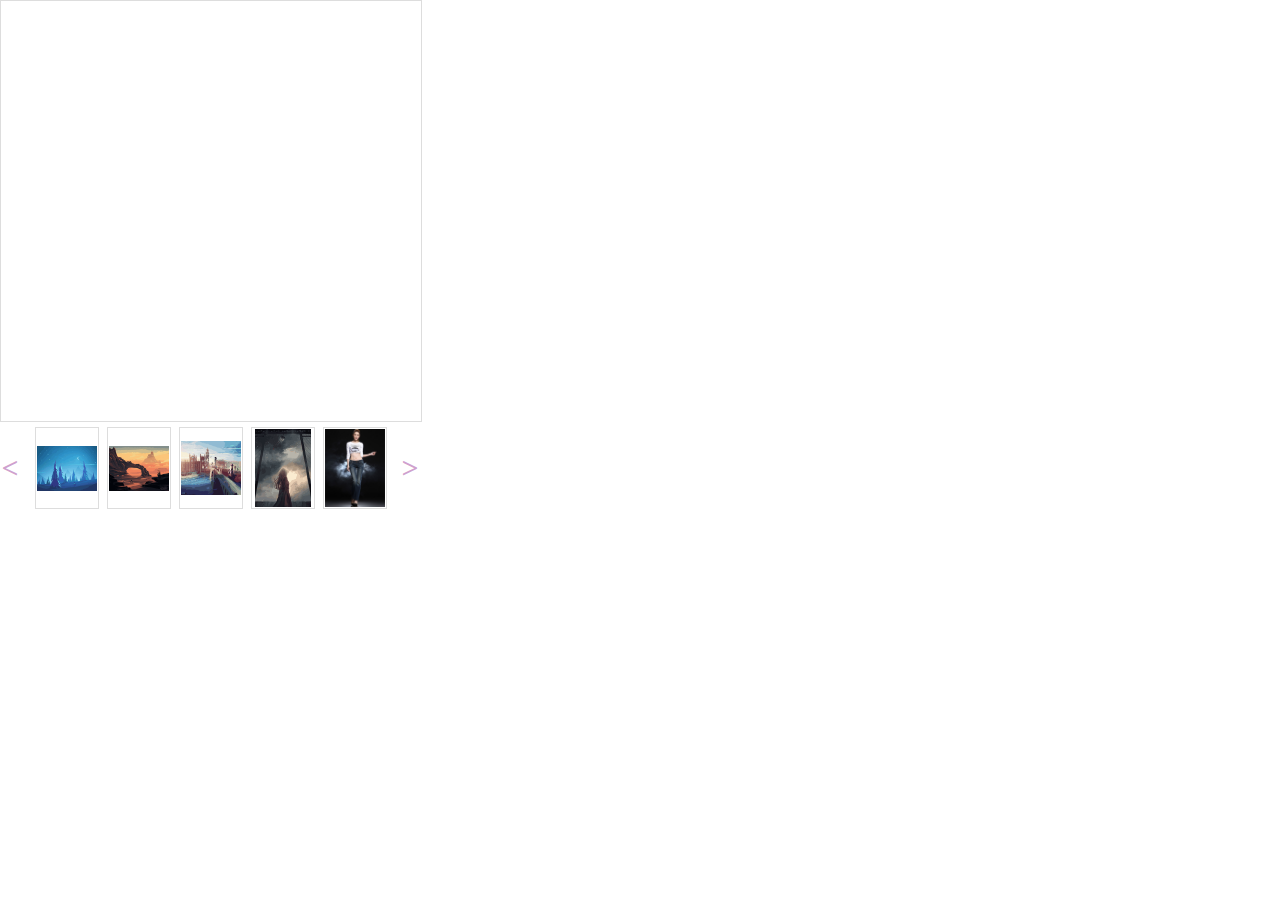
<file: src/lib/jQueryMagnifier/index.html>
<!DOCTYPE html>
<html>
<head>
	<meta charset="utf-8">
	<link rel="stylesheet" type="text/css" href="css/magnifier.css">
	<title>放大镜效果</title>
</head>
<body >
	
	<div class="magnifier" id="magnifier1">
		<div class="magnifier-container">
			<div class="images-cover"></div>
			<!--当前图片显示容器-->
			<div class="move-view"></div>
			<!--跟随鼠标移动的盒子-->
		</div>
		<div class="magnifier-assembly">
			<div class="magnifier-btn">
				<span class="magnifier-btn-left">&lt;</span>
				<span class="magnifier-btn-right">&gt;</span>
			</div>
			<!--按钮组-->
			<div class="magnifier-line">
				<ul class="clearfix animation03">
					<li>
						<div class="small-img">
							<img src="images/1.png" />
						</div>
					</li>
					<li>
						<div class="small-img">
							<img src="images/2.png" />
						</div>
					</li>
					<li>
						<div class="small-img">
							<img src="images/3.png" />
						</div>
					</li>
					<li>
						<div class="small-img">
							<img src="images/4.png" />
						</div>
					</li>
					<li>
						<div class="small-img">
							<img src="images/lee.png" />
						</div>
					</li>
                    <li>
                        <div class="small-img">
                            <img src="images/0.jpg" />
                        </div>
                    </li>
				</ul>
			</div>
			<!--缩略图-->
		</div>
		<div class="magnifier-view"></div>
		<!--经过放大的图片显示容器-->
	</div>
</body>
<script src="http://www.jq22.com/jquery/jquery-1.10.2.js"></script>
<script type="text/javascript" src="js/magnifier.js"></script>
<script type="text/javascript">
$(function() {
	
	var magnifierConfig = {
		magnifier : "#magnifier1",//最外层的大容器
		width : 500,//承载容器宽
		height : 500,//承载容器高
		moveWidth : null,//如果设置了移动盒子的宽度，则不计算缩放比例
		zoom : 5//缩放比例
	};

	var _magnifier = magnifier(magnifierConfig);

	/*magnifier的内置函数调用*/
	/*
		//设置magnifier函数的index属性
		_magnifier.setIndex(1);

		//重新载入主图,根据magnifier函数的index属性
		_magnifier.eqImg();
	*/
});
</script>
</html>
</file>
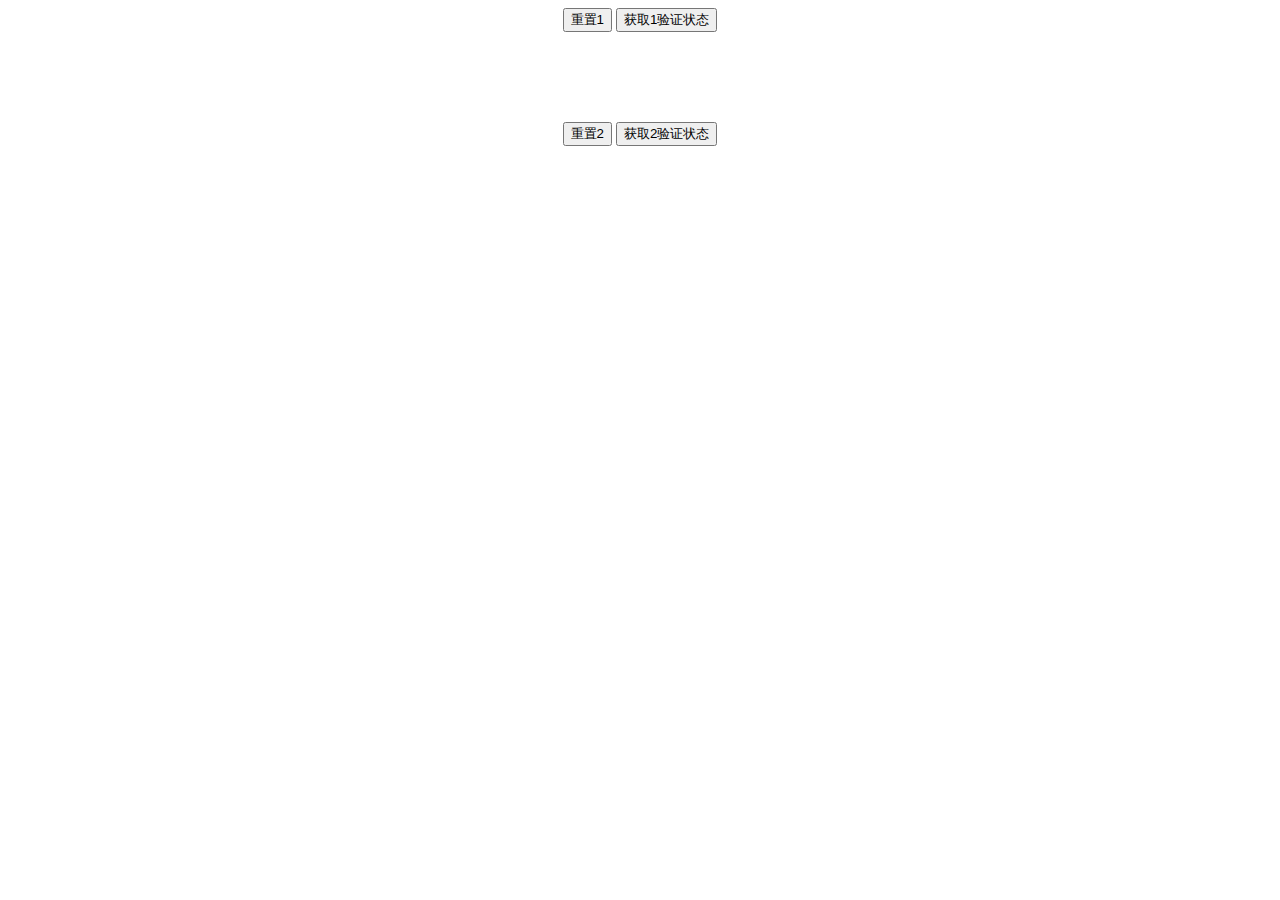
<file: src/lib/slideVerify/index.html>
<!DOCTYPE html>
<html>
	<head>
		<meta charset="utf-8" />
		<meta name="viewport" content="width=device-width,initial-scale=1,minimum-scale=1,maximum-scale=1,user-scalable=no" />
		<title></title>
	</head>
	<body>
		
		<!--实例1-->
		<div class="verify-wrap" id="verify-wrap"></div>
		
		
		<div style="text-align: center;">
			<button type="button" id="resetBtn" style="display: inline-block;">重置1</button>
			<button type="button" id="getState" style="display: inline-block;">获取1验证状态</button>
		</div>
		
			<br />
			<br />
			<br />
			<br />
			<br />
			
		<!--实例2-->
		<div class="verify-wrap" id="verify-wrap2"></div>
		<div style="text-align: center;">
			<button type="button" id="resetBtn2" style="display: inline-block;">重置2</button>
			<button type="button" id="getState2" style="display: inline-block;">获取2验证状态</button>
		</div>
	</body>
	<script src="http://www.jq22.com/jquery/jquery-1.10.2.js"></script>
	<script src="js/jq-slideVerify.js" type="text/javascript" charset="utf-8"></script>
	<script type="text/javascript">
		$(function(){
					console.log(parseFloat('1px'))
			
			var SlideVerifyPlug = window.slideVerifyPlug;
			var slideVerify = new SlideVerifyPlug('#verify-wrap',{
				wrapWidth:'450',//设置 容器的宽度 ，默认为 350 ，也可不用设，你自己css 定义好也可以，插件里面会取一次这个 容器的宽度
	            initText:'请按住滑块，123',  //设置  初始的 显示文字
	            sucessText:'验证通过最右边最右边最右边',//设置 验证通过 显示的文字
	            getSucessState:function(res){
	           		//当验证完成的时候 会 返回 res 值 true，只留了这个应该够用了 
	           		console.log(res);
	           	}
			});
			$("#resetBtn").on('click',function(){
				slideVerify.resetVerify();//可以重置 插件 回到初始状态 
			})
			$("#getState").on('click',function(){
				alert(slideVerify.slideFinishState);   //这个可以拿到 当前验证状态  是否完成
			})
			var slideVerify2 = new SlideVerifyPlug('#verify-wrap2',{
				wrapWidth:'300',
	            initText:'请按住滑块',
	            sucessText:'验证通过',
	           	
			});
			$("#resetBtn2").on('click',function(){
				slideVerify2.resetVerify();
			})
			$("#getState2").on('click',function(){
				alert(slideVerify2.slideFinishState);
			})
		})
	</script>
</html>
</file>
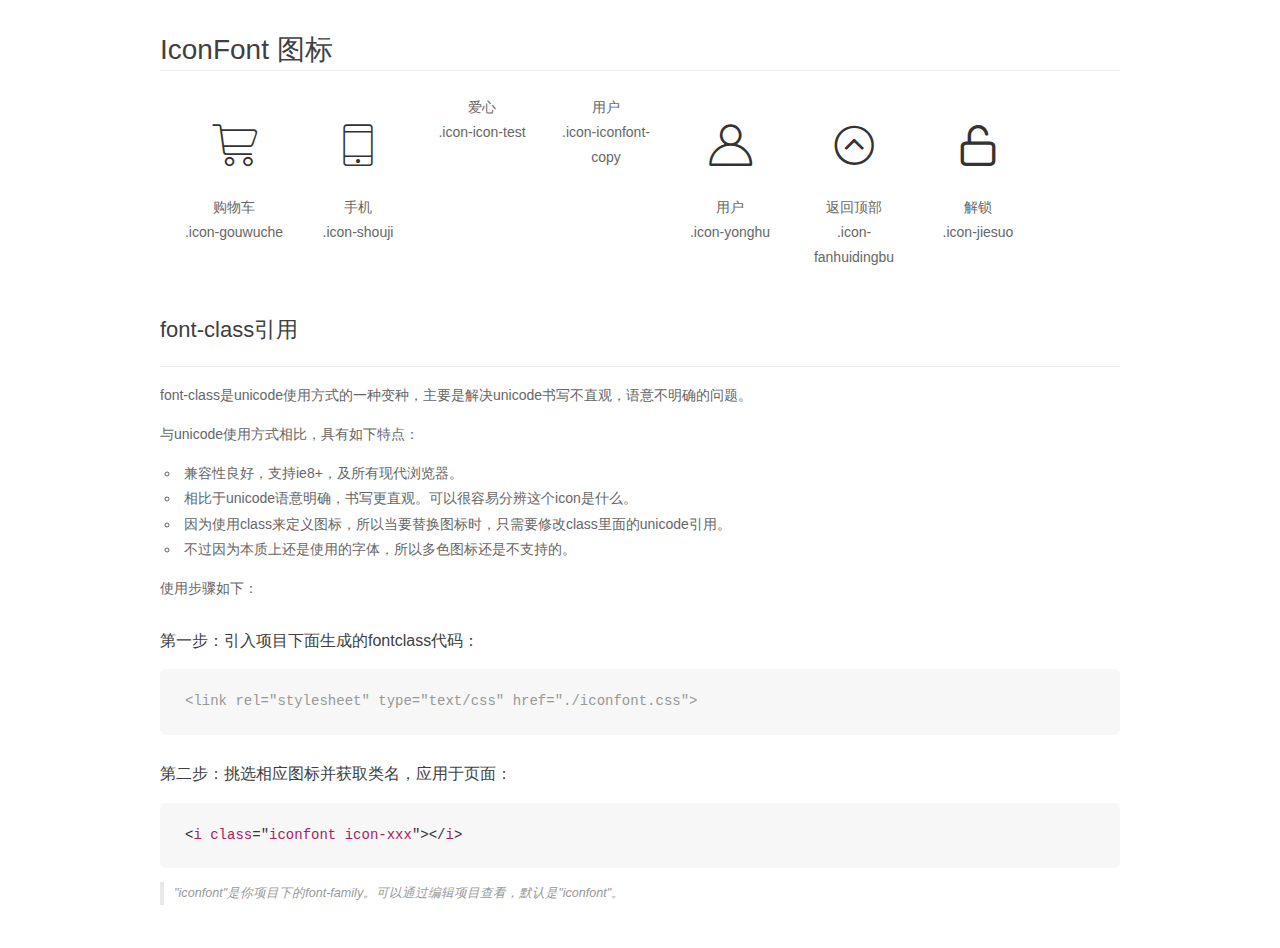
<file: src/icon/demo_fontclass.html>
<!DOCTYPE html>
<html>
<head>
    <meta charset="utf-8"/>
    <title>IconFont</title>
    <link rel="stylesheet" href="demo.css">
    <link rel="stylesheet" href="iconfont.css">
</head>
<body>
    <div class="main markdown">
        <h1>IconFont 图标</h1>
        <ul class="icon_lists clear">
            
                <li>
                <i class="icon iconfont icon-gouwuche"></i>
                    <div class="name">购物车</div>
                    <div class="fontclass">.icon-gouwuche</div>
                </li>
            
                <li>
                <i class="icon iconfont icon-shouji"></i>
                    <div class="name">手机</div>
                    <div class="fontclass">.icon-shouji</div>
                </li>
            
                <li>
                <i class="icon iconfont icon-icon-test"></i>
                    <div class="name">爱心</div>
                    <div class="fontclass">.icon-icon-test</div>
                </li>
            
                <li>
                <i class="icon iconfont icon-iconfont-copy"></i>
                    <div class="name">用户</div>
                    <div class="fontclass">.icon-iconfont-copy</div>
                </li>
            
                <li>
                <i class="icon iconfont icon-yonghu"></i>
                    <div class="name">用户</div>
                    <div class="fontclass">.icon-yonghu</div>
                </li>
            
                <li>
                <i class="icon iconfont icon-fanhuidingbu"></i>
                    <div class="name">返回顶部</div>
                    <div class="fontclass">.icon-fanhuidingbu</div>
                </li>
            
                <li>
                <i class="icon iconfont icon-jiesuo"></i>
                    <div class="name">解锁</div>
                    <div class="fontclass">.icon-jiesuo</div>
                </li>
            
        </ul>

        <h2 id="font-class-">font-class引用</h2>
        <hr>

        <p>font-class是unicode使用方式的一种变种，主要是解决unicode书写不直观，语意不明确的问题。</p>
        <p>与unicode使用方式相比，具有如下特点：</p>
        <ul>
        <li>兼容性良好，支持ie8+，及所有现代浏览器。</li>
        <li>相比于unicode语意明确，书写更直观。可以很容易分辨这个icon是什么。</li>
        <li>因为使用class来定义图标，所以当要替换图标时，只需要修改class里面的unicode引用。</li>
        <li>不过因为本质上还是使用的字体，所以多色图标还是不支持的。</li>
        </ul>
        <p>使用步骤如下：</p>
        <h3 id="-fontclass-">第一步：引入项目下面生成的fontclass代码：</h3>


        <pre><code class="lang-js hljs javascript"><span class="hljs-comment">&lt;link rel="stylesheet" type="text/css" href="./iconfont.css"&gt;</span></code></pre>
        <h3 id="-">第二步：挑选相应图标并获取类名，应用于页面：</h3>
        <pre><code class="lang-css hljs">&lt;<span class="hljs-selector-tag">i</span> <span class="hljs-selector-tag">class</span>="<span class="hljs-selector-tag">iconfont</span> <span class="hljs-selector-tag">icon-xxx</span>"&gt;&lt;/<span class="hljs-selector-tag">i</span>&gt;</code></pre>
        <blockquote>
        <p>"iconfont"是你项目下的font-family。可以通过编辑项目查看，默认是"iconfont"。</p>
        </blockquote>
    </div>
</body>
</html>
</file>
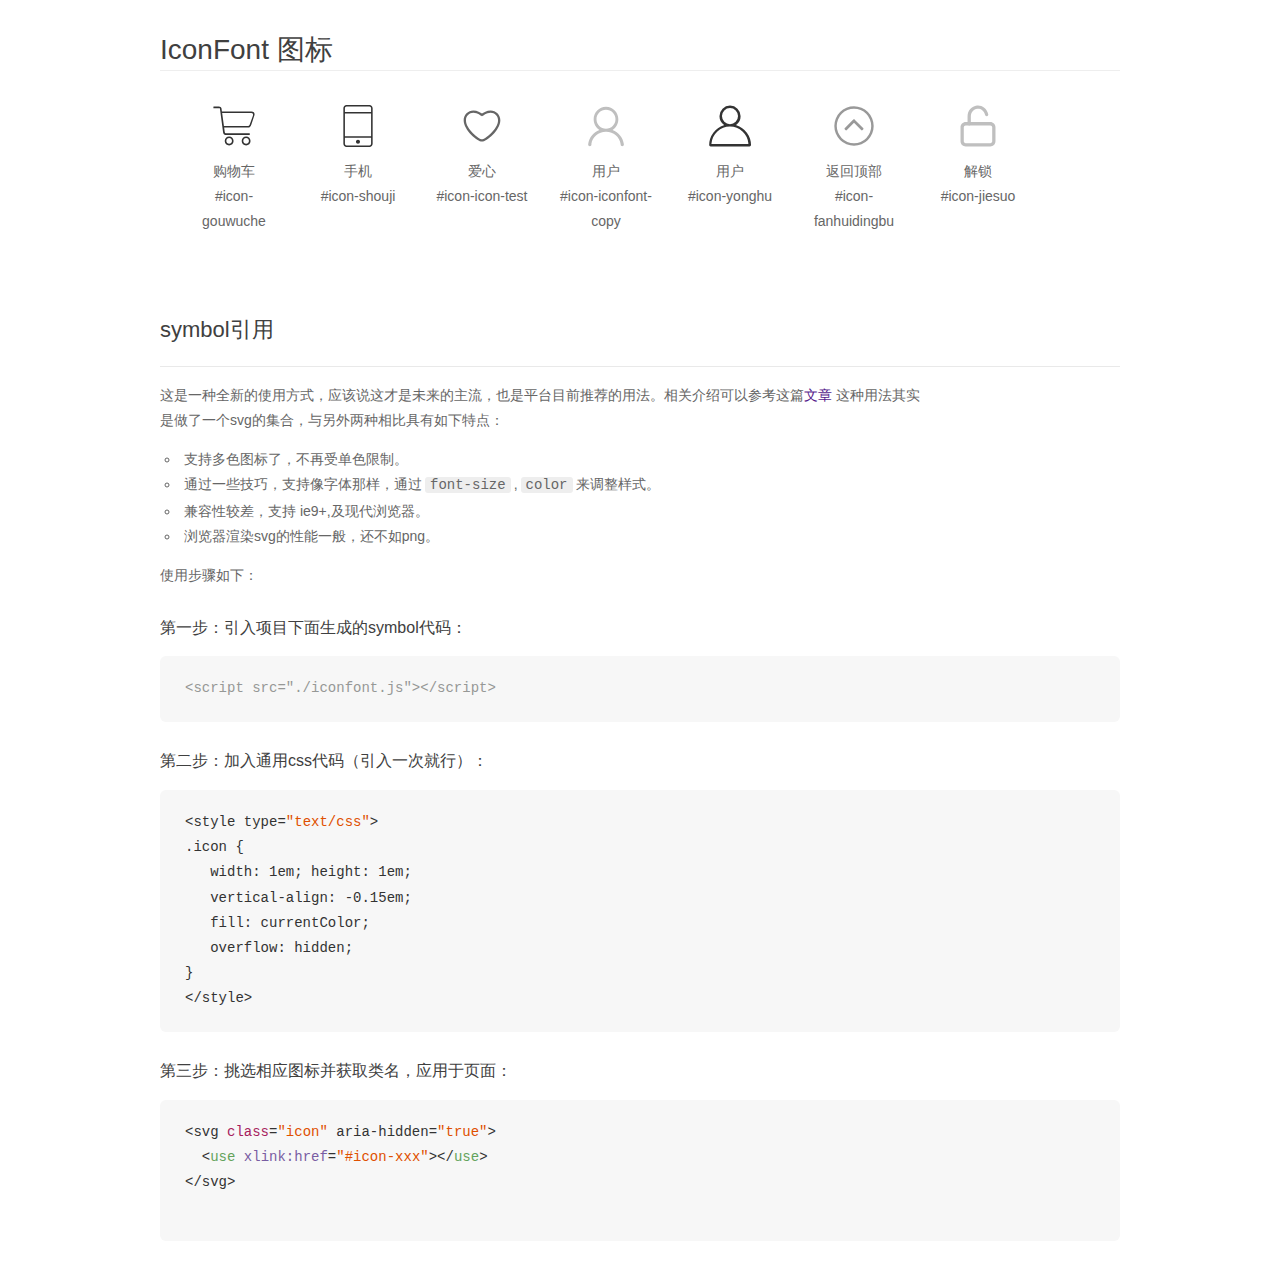
<file: src/icon/demo_symbol.html>
<!DOCTYPE html>
<html>
<head>
    <meta charset="utf-8"/>
    <title>IconFont</title>
    <link rel="stylesheet" href="demo.css">
    <script src="iconfont.js"></script>

    <style type="text/css">
        .icon {
          /* 通过设置 font-size 来改变图标大小 */
          width: 1em; height: 1em;
          /* 图标和文字相邻时，垂直对齐 */
          vertical-align: -0.15em;
          /* 通过设置 color 来改变 SVG 的颜色/fill */
          fill: currentColor;
          /* path 和 stroke 溢出 viewBox 部分在 IE 下会显示
             normalize.css 中也包含这行 */
          overflow: hidden;
        }

    </style>
</head>
<body>
    <div class="main markdown">
        <h1>IconFont 图标</h1>
        <ul class="icon_lists clear">
            
                <li>
                    <svg class="icon" aria-hidden="true">
                        <use xlink:href="#icon-gouwuche"></use>
                    </svg>
                    <div class="name">购物车</div>
                    <div class="fontclass">#icon-gouwuche</div>
                </li>
            
                <li>
                    <svg class="icon" aria-hidden="true">
                        <use xlink:href="#icon-shouji"></use>
                    </svg>
                    <div class="name">手机</div>
                    <div class="fontclass">#icon-shouji</div>
                </li>
            
                <li>
                    <svg class="icon" aria-hidden="true">
                        <use xlink:href="#icon-icon-test"></use>
                    </svg>
                    <div class="name">爱心</div>
                    <div class="fontclass">#icon-icon-test</div>
                </li>
            
                <li>
                    <svg class="icon" aria-hidden="true">
                        <use xlink:href="#icon-iconfont-copy"></use>
                    </svg>
                    <div class="name">用户</div>
                    <div class="fontclass">#icon-iconfont-copy</div>
                </li>
            
                <li>
                    <svg class="icon" aria-hidden="true">
                        <use xlink:href="#icon-yonghu"></use>
                    </svg>
                    <div class="name">用户</div>
                    <div class="fontclass">#icon-yonghu</div>
                </li>
            
                <li>
                    <svg class="icon" aria-hidden="true">
                        <use xlink:href="#icon-fanhuidingbu"></use>
                    </svg>
                    <div class="name">返回顶部</div>
                    <div class="fontclass">#icon-fanhuidingbu</div>
                </li>
            
                <li>
                    <svg class="icon" aria-hidden="true">
                        <use xlink:href="#icon-jiesuo"></use>
                    </svg>
                    <div class="name">解锁</div>
                    <div class="fontclass">#icon-jiesuo</div>
                </li>
            
        </ul>


        <h2 id="symbol-">symbol引用</h2>
        <hr>

        <p>这是一种全新的使用方式，应该说这才是未来的主流，也是平台目前推荐的用法。相关介绍可以参考这篇<a href="">文章</a>
        这种用法其实是做了一个svg的集合，与另外两种相比具有如下特点：</p>
        <ul>
          <li>支持多色图标了，不再受单色限制。</li>
          <li>通过一些技巧，支持像字体那样，通过<code>font-size</code>,<code>color</code>来调整样式。</li>
          <li>兼容性较差，支持 ie9+,及现代浏览器。</li>
          <li>浏览器渲染svg的性能一般，还不如png。</li>
        </ul>
        <p>使用步骤如下：</p>
        <h3 id="-symbol-">第一步：引入项目下面生成的symbol代码：</h3>
        <pre><code class="lang-js hljs javascript"><span class="hljs-comment">&lt;script src="./iconfont.js"&gt;&lt;/script&gt;</span></code></pre>
        <h3 id="-css-">第二步：加入通用css代码（引入一次就行）：</h3>
        <pre><code class="lang-js hljs javascript">&lt;style type=<span class="hljs-string">"text/css"</span>&gt;
.icon {
   width: <span class="hljs-number">1</span>em; height: <span class="hljs-number">1</span>em;
   vertical-align: <span class="hljs-number">-0.15</span>em;
   fill: currentColor;
   overflow: hidden;
}
&lt;<span class="hljs-regexp">/style&gt;</span></code></pre>
        <h3 id="-">第三步：挑选相应图标并获取类名，应用于页面：</h3>
        <pre><code class="lang-js hljs javascript">&lt;svg <span class="hljs-class"><span class="hljs-keyword">class</span></span>=<span class="hljs-string">"icon"</span> aria-hidden=<span class="hljs-string">"true"</span>&gt;<span class="xml"><span class="hljs-tag">
  &lt;<span class="hljs-name">use</span> <span class="hljs-attr">xlink:href</span>=<span class="hljs-string">"#icon-xxx"</span>&gt;</span><span class="hljs-tag">&lt;/<span class="hljs-name">use</span>&gt;</span>
</span>&lt;<span class="hljs-regexp">/svg&gt;
        </span></code></pre>
    </div>
</body>
</html>
</file>
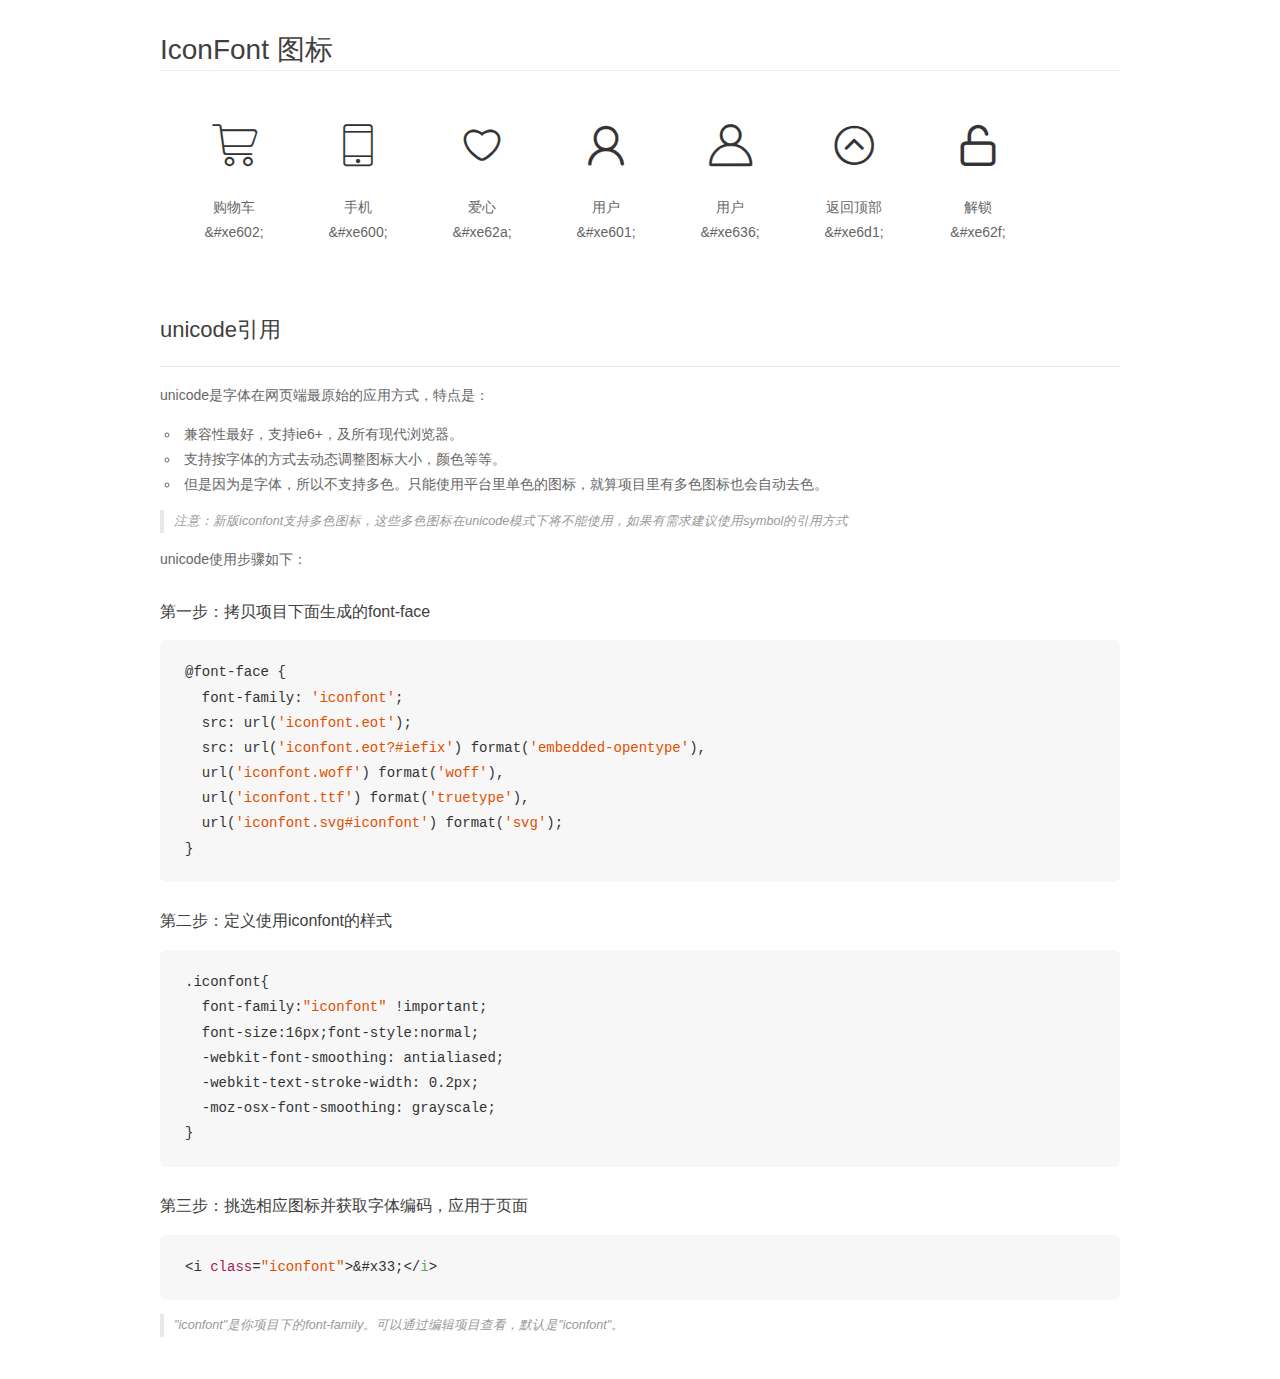
<file: src/icon/demo_unicode.html>
<!DOCTYPE html>
<html>
<head>
    <meta charset="utf-8"/>
    <title>IconFont</title>
    <link rel="stylesheet" href="demo.css">

    <style type="text/css">

        @font-face {font-family: "iconfont";
          src: url('iconfont.eot'); /* IE9*/
          src: url('iconfont.eot#iefix') format('embedded-opentype'), /* IE6-IE8 */
          url('iconfont.woff') format('woff'), /* chrome, firefox */
          url('iconfont.ttf') format('truetype'), /* chrome, firefox, opera, Safari, Android, iOS 4.2+*/
          url('iconfont.svg#iconfont') format('svg'); /* iOS 4.1- */
        }

        .iconfont {
          font-family:"iconfont" !important;
          font-size:16px;
          font-style:normal;
          -webkit-font-smoothing: antialiased;
          -webkit-text-stroke-width: 0.2px;
          -moz-osx-font-smoothing: grayscale;
        }

    </style>
</head>
<body>
    <div class="main markdown">
        <h1>IconFont 图标</h1>
        <ul class="icon_lists clear">
            
                <li>
                <i class="icon iconfont">&#xe602;</i>
                    <div class="name">购物车</div>
                    <div class="code">&amp;#xe602;</div>
                </li>
            
                <li>
                <i class="icon iconfont">&#xe600;</i>
                    <div class="name">手机</div>
                    <div class="code">&amp;#xe600;</div>
                </li>
            
                <li>
                <i class="icon iconfont">&#xe62a;</i>
                    <div class="name">爱心</div>
                    <div class="code">&amp;#xe62a;</div>
                </li>
            
                <li>
                <i class="icon iconfont">&#xe601;</i>
                    <div class="name">用户</div>
                    <div class="code">&amp;#xe601;</div>
                </li>
            
                <li>
                <i class="icon iconfont">&#xe636;</i>
                    <div class="name">用户</div>
                    <div class="code">&amp;#xe636;</div>
                </li>
            
                <li>
                <i class="icon iconfont">&#xe6d1;</i>
                    <div class="name">返回顶部</div>
                    <div class="code">&amp;#xe6d1;</div>
                </li>
            
                <li>
                <i class="icon iconfont">&#xe62f;</i>
                    <div class="name">解锁</div>
                    <div class="code">&amp;#xe62f;</div>
                </li>
            
        </ul>
        <h2 id="unicode-">unicode引用</h2>
        <hr>

        <p>unicode是字体在网页端最原始的应用方式，特点是：</p>
        <ul>
        <li>兼容性最好，支持ie6+，及所有现代浏览器。</li>
        <li>支持按字体的方式去动态调整图标大小，颜色等等。</li>
        <li>但是因为是字体，所以不支持多色。只能使用平台里单色的图标，就算项目里有多色图标也会自动去色。</li>
        </ul>
        <blockquote>
        <p>注意：新版iconfont支持多色图标，这些多色图标在unicode模式下将不能使用，如果有需求建议使用symbol的引用方式</p>
        </blockquote>
        <p>unicode使用步骤如下：</p>
        <h3 id="-font-face">第一步：拷贝项目下面生成的font-face</h3>
        <pre><code class="lang-js hljs javascript">@font-face {
  font-family: <span class="hljs-string">'iconfont'</span>;
  src: url(<span class="hljs-string">'iconfont.eot'</span>);
  src: url(<span class="hljs-string">'iconfont.eot?#iefix'</span>) format(<span class="hljs-string">'embedded-opentype'</span>),
  url(<span class="hljs-string">'iconfont.woff'</span>) format(<span class="hljs-string">'woff'</span>),
  url(<span class="hljs-string">'iconfont.ttf'</span>) format(<span class="hljs-string">'truetype'</span>),
  url(<span class="hljs-string">'iconfont.svg#iconfont'</span>) format(<span class="hljs-string">'svg'</span>);
}
</code></pre>
        <h3 id="-iconfont-">第二步：定义使用iconfont的样式</h3>
        <pre><code class="lang-js hljs javascript">.iconfont{
  font-family:<span class="hljs-string">"iconfont"</span> !important;
  font-size:<span class="hljs-number">16</span>px;font-style:normal;
  -webkit-font-smoothing: antialiased;
  -webkit-text-stroke-width: <span class="hljs-number">0.2</span>px;
  -moz-osx-font-smoothing: grayscale;
}
</code></pre>
        <h3 id="-">第三步：挑选相应图标并获取字体编码，应用于页面</h3>
        <pre><code class="lang-js hljs javascript">&lt;i <span class="hljs-class"><span class="hljs-keyword">class</span></span>=<span class="hljs-string">"iconfont"</span>&gt;&amp;#x33;<span class="xml"><span class="hljs-tag">&lt;/<span class="hljs-name">i</span>&gt;</span></span></code></pre>

        <blockquote>
        <p>"iconfont"是你项目下的font-family。可以通过编辑项目查看，默认是"iconfont"。</p>
        </blockquote>
    </div>


</body>
</html>
</file>
<file: src/lib/jQueryMagnifier/css/magnifier.css>
@charset "utf-8";
*{
	margin: 0;
	padding: 0;
}
ul li{
	list-style: none;
}
img{
	border: 0;
}
/* 垂直居中 */
.small-img{
	display: flex;
	align-items:center;
	justify-content: center;
	border: 1px solid #e6e6e6;
    padding: 2px;
    width: 60px;
    height: 60px;
}
.clearfix:before,
.clearfix:after{
  display: table;
  line-height: 0;
  content: "";
}
.magnifier{
	width: 420px;
	position: relative;
}
.magnifier-container{
	width: 420px;
	height: 420px;
	overflow: hidden;
	position: relative;
	border: 1px solid #ddd;
}
.move-view{
	width: 100px;
	height: 100px;
	position: absolute;
	background-image: url('../images/move-box.png');
}
.images-cover{
	height: 100%;
	width: 100%;
	position: relative;
}
.images-cover img{
	position: absolute;
}
.magnifier-assembly{
	height: 92px;
	overflow: hidden;
	position: relative;
	padding-left: 30px;
	padding-right: 30px;
}
.magnifier-btn{
	position: absolute;
	font-family: "宋体";
	width: 100%;
	top: 50%;
	left: 0;
	margin-top: -40px;
}
.magnifier-btn span{
    line-height: 80px;
    height: 80px;
    width: 20px;
    color: #c790c6d9;
    display: block;
    z-index: 9998;
    text-align: center;
    font-size: 30px;
    font-weight: 900;
    cursor: pointer;
}
.magnifier-btn .magnifier-btn-left{
	float: left;
}
.magnifier-btn .magnifier-btn-right{
	float: right;
}
.magnifier-line{
	position: relative;
	overflow: hidden;
	height: 92px;
}
.magnifier-line ul{
	display: block;
	font-size: 0;
	width: 10000%;
	position: absolute;
	left: 0;
	z-index: 9997;
}
.magnifier-line li{
	float: left;
	width: 72px;
	/*height: 64px;*/
	cursor: pointer;
}
.magnifier-line ul > .active .small-img{
	border-color: #bbb;
}
.small-img{
	height: 78px;
	padding: 1px;
	margin: 5px;
	overflow: hidden;
	border: 1px solid #ddd;
	text-align: center;
}
.small-img img{
	max-width: 100%;
	max-height: 100%;
}
.magnifier-view{
	width: 100%;
	height: 100%;
	position: absolute;
	right: -105%;
	top: 0;
	z-index: 9999;
	background-color: #fff;
	display: none;
	overflow: hidden;
}
.magnifier-view img{
	display: block;
}
.animation03{
	transition: all 0.3s ease-in 0.1s;
	-ms-transition: all 0.3s ease-in 0.1s;
	-moz-transition: all 0.3s ease-in 0.1s;
	-webkit-transition: all 0.3s ease-in 0.1s;
	-o-transition: all 0.3s ease-in 0.1s;
}
</file>
<file: src/icon/iconfont.css>
@font-face {font-family: "iconfont";
  src: url('iconfont.eot?t=1545652316017'); /* IE9*/
  src: url('iconfont.eot?t=1545652316017#iefix') format('embedded-opentype'), /* IE6-IE8 */
  url('[data-uri]') format('woff'),
  url('iconfont.ttf?t=1545652316017') format('truetype'), /* chrome, firefox, opera, Safari, Android, iOS 4.2+*/
  url('iconfont.svg?t=1545652316017#iconfont') format('svg'); /* iOS 4.1- */
}

.iconfont {
  font-family:"iconfont" !important;
  font-size:16px;
  font-style:normal;
  -webkit-font-smoothing: antialiased;
  -moz-osx-font-smoothing: grayscale;
}

.icon-gouwuche:before { content: "\e602"; }

.icon-shouji:before { content: "\e600"; }

.icon-like:before { content: "\e62a"; }

.icon-user:before { content: "\e601"; }

.icon-yonghu:before { content: "\e636"; }

.icon-fanhuidingbu:before { content: "\e6d1"; }

.icon-jiesuo:before { content: "\e62f"; }
</file>
<file: src/icon/demo.css>
*{margin: 0;padding: 0;list-style: none;}
/*
KISSY CSS Reset
理念：1. reset 的目的不是清除浏览器的默认样式，这仅是部分工作。清除和重置是紧密不可分的。
2. reset 的目的不是让默认样式在所有浏览器下一致，而是减少默认样式有可能带来的问题。
3. reset 期望提供一套普适通用的基础样式。但没有银弹，推荐根据具体需求，裁剪和修改后再使用。
特色：1. 适应中文；2. 基于最新主流浏览器。
维护：玉伯<lifesinger@gmail.com>, 正淳<ragecarrier@gmail.com>
 */

/** 清除内外边距 **/
body, h1, h2, h3, h4, h5, h6, hr, p, blockquote, /* structural elements 结构元素 */
dl, dt, dd, ul, ol, li, /* list elements 列表元素 */
pre, /* text formatting elements 文本格式元素 */
form, fieldset, legend, button, input, textarea, /* form elements 表单元素 */
th, td /* table elements 表格元素 */ {
  margin: 0;
  padding: 0;
}

/** 设置默认字体 **/
body,
button, input, select, textarea /* for ie */ {
  font: 12px/1.5 tahoma, arial, \5b8b\4f53, sans-serif;
}
h1, h2, h3, h4, h5, h6 { font-size: 100%; }
address, cite, dfn, em, var { font-style: normal; } /* 将斜体扶正 */
code, kbd, pre, samp { font-family: courier new, courier, monospace; } /* 统一等宽字体 */
small { font-size: 12px; } /* 小于 12px 的中文很难阅读，让 small 正常化 */

/** 重置列表元素 **/
ul, ol { list-style: none; }

/** 重置文本格式元素 **/
a { text-decoration: none; }
a:hover { text-decoration: underline; }


/** 重置表单元素 **/
legend { color: #000; } /* for ie6 */
fieldset, img { border: 0; } /* img 搭车：让链接里的 img 无边框 */
button, input, select, textarea { font-size: 100%; } /* 使得表单元素在 ie 下能继承字体大小 */
/* 注：optgroup 无法扶正 */

/** 重置表格元素 **/
table { border-collapse: collapse; border-spacing: 0; }

/* 清除浮动 */
.ks-clear:after, .clear:after {
  content: '\20';
  display: block;
  height: 0;
  clear: both;
}
.ks-clear, .clear {
  *zoom: 1;
}

.main {
  padding: 30px 100px;
width: 960px;
margin: 0 auto;
}
.main h1{font-size:36px; color:#333; text-align:left;margin-bottom:30px; border-bottom: 1px solid #eee;}

.helps{margin-top:40px;}
.helps pre{
  padding:20px;
  margin:10px 0;
  border:solid 1px #e7e1cd;
  background-color: #fffdef;
  overflow: auto;
}

.icon_lists{
  width: 100% !important;

}

.icon_lists li{
  float:left;
  width: 100px;
  height:180px;
  text-align: center;
  list-style: none !important;
}
.icon_lists .icon{
  font-size: 42px;
  line-height: 100px;
  margin: 10px 0;
  color:#333;
  -webkit-transition: font-size 0.25s ease-out 0s;
  -moz-transition: font-size 0.25s ease-out 0s;
  transition: font-size 0.25s ease-out 0s;

}
.icon_lists .icon:hover{
  font-size: 100px;
}



.markdown {
  color: #666;
  font-size: 14px;
  line-height: 1.8;
}

.highlight {
  line-height: 1.5;
}

.markdown img {
  vertical-align: middle;
  max-width: 100%;
}

.markdown h1 {
  color: #404040;
  font-weight: 500;
  line-height: 40px;
  margin-bottom: 24px;
}

.markdown h2,
.markdown h3,
.markdown h4,
.markdown h5,
.markdown h6 {
  color: #404040;
  margin: 1.6em 0 0.6em 0;
  font-weight: 500;
  clear: both;
}

.markdown h1 {
  font-size: 28px;
}

.markdown h2 {
  font-size: 22px;
}

.markdown h3 {
  font-size: 16px;
}

.markdown h4 {
  font-size: 14px;
}

.markdown h5 {
  font-size: 12px;
}

.markdown h6 {
  font-size: 12px;
}

.markdown hr {
  height: 1px;
  border: 0;
  background: #e9e9e9;
  margin: 16px 0;
  clear: both;
}

.markdown p,
.markdown pre {
  margin: 1em 0;
}

.markdown > p,
.markdown > blockquote,
.markdown > .highlight,
.markdown > ol,
.markdown > ul {
  width: 80%;
}

.markdown ul > li {
  list-style: circle;
}

.markdown > ul li,
.markdown blockquote ul > li {
  margin-left: 20px;
  padding-left: 4px;
}

.markdown > ul li p,
.markdown > ol li p {
  margin: 0.6em 0;
}

.markdown ol > li {
  list-style: decimal;
}

.markdown > ol li,
.markdown blockquote ol > li {
  margin-left: 20px;
  padding-left: 4px;
}

.markdown code {
  margin: 0 3px;
  padding: 0 5px;
  background: #eee;
  border-radius: 3px;
}

.markdown pre {
  border-radius: 6px;
  background: #f7f7f7;
  padding: 20px;
}

.markdown pre code {
  border: none;
  background: #f7f7f7;
  margin: 0;
}

.markdown strong,
.markdown b {
  font-weight: 600;
}

.markdown > table {
  border-collapse: collapse;
  border-spacing: 0px;
  empty-cells: show;
  border: 1px solid #e9e9e9;
  width: 95%;
  margin-bottom: 24px;
}

.markdown > table th {
  white-space: nowrap;
  color: #333;
  font-weight: 600;

}

.markdown > table th,
.markdown > table td {
  border: 1px solid #e9e9e9;
  padding: 8px 16px;
  text-align: left;
}

.markdown > table th {
  background: #F7F7F7;
}

.markdown blockquote {
  font-size: 90%;
  color: #999;
  border-left: 4px solid #e9e9e9;
  padding-left: 0.8em;
  margin: 1em 0;
  font-style: italic;
}

.markdown blockquote p {
  margin: 0;
}

.markdown .anchor {
  opacity: 0;
  transition: opacity 0.3s ease;
  margin-left: 8px;
}

.markdown .waiting {
  color: #ccc;
}

.markdown h1:hover .anchor,
.markdown h2:hover .anchor,
.markdown h3:hover .anchor,
.markdown h4:hover .anchor,
.markdown h5:hover .anchor,
.markdown h6:hover .anchor {
  opacity: 1;
  display: inline-block;
}

.markdown > br,
.markdown > p > br {
  clear: both;
}


.hljs {
  display: block;
  background: white;
  padding: 0.5em;
  color: #333333;
  overflow-x: auto;
}

.hljs-comment,
.hljs-meta {
  color: #969896;
}

.hljs-string,
.hljs-variable,
.hljs-template-variable,
.hljs-strong,
.hljs-emphasis,
.hljs-quote {
  color: #df5000;
}

.hljs-keyword,
.hljs-selector-tag,
.hljs-type {
  color: #a71d5d;
}

.hljs-literal,
.hljs-symbol,
.hljs-bullet,
.hljs-attribute {
  color: #0086b3;
}

.hljs-section,
.hljs-name {
  color: #63a35c;
}

.hljs-tag {
  color: #333333;
}

.hljs-title,
.hljs-attr,
.hljs-selector-id,
.hljs-selector-class,
.hljs-selector-attr,
.hljs-selector-pseudo {
  color: #795da3;
}

.hljs-addition {
  color: #55a532;
  background-color: #eaffea;
}

.hljs-deletion {
  color: #bd2c00;
  background-color: #ffecec;
}

.hljs-link {
  text-decoration: underline;
}

pre{
  background: #fff;
}
</file>
